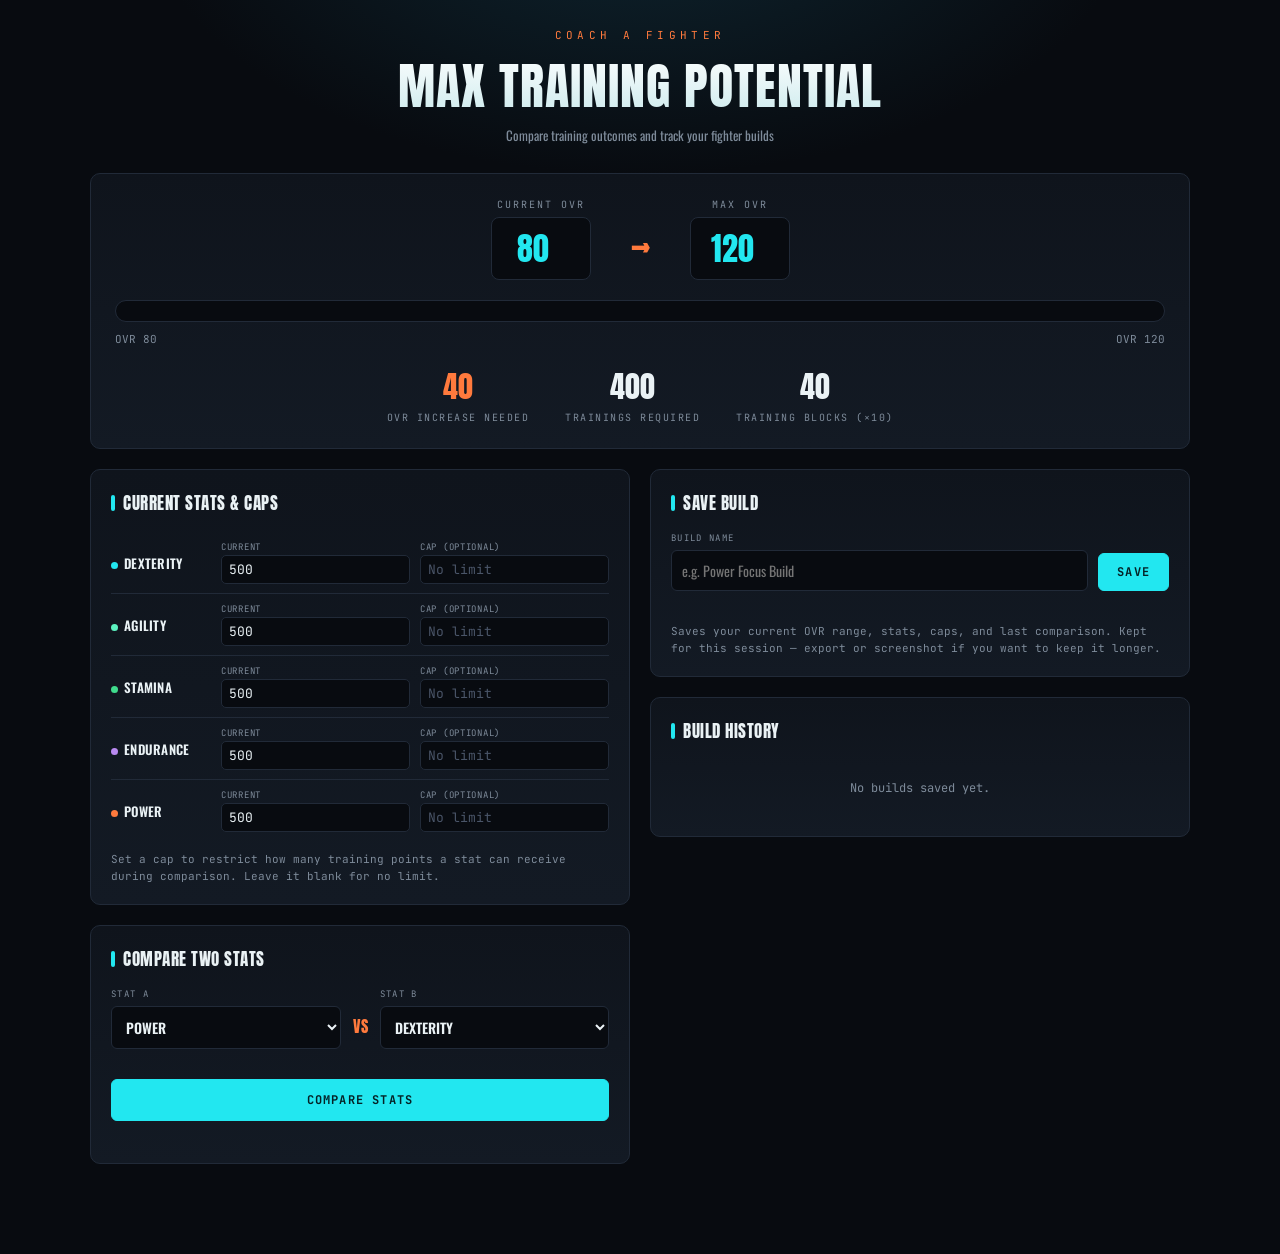
<file: fighter-training-potential (1).html>
<!DOCTYPE html>
<html lang="en">
<head>
<meta charset="UTF-8">
<title>Max Training Potential — Fighter Calculator</title>
<meta name="viewport" content="width=device-width, initial-scale=1.0">
<link rel="preconnect" href="https://fonts.googleapis.com">
<link href="https://fonts.googleapis.com/css2?family=Anton&family=Oswald:wght@400;500;600;700&family=JetBrains+Mono:wght@400;500;600;700&display=swap" rel="stylesheet">
<style>
  :root{
    --bg:#080B10;
    --panel:#0F141C;
    --panel-2:#131A24;
    --line:#212A38;
    --cyan:#22E7F0;
    --cyan-dim:#0F6B72;
    --orange:#FF7A3D;
    --orange-dim:#8A431E;
    --text:#EAF2F5;
    --muted:#7E8B9A;
    --good:#3FDB8C;
    --bad:#FF5C6C;
  }
  *{box-sizing:border-box;}
  body{
    margin:0;
    background:
      radial-gradient(ellipse 900px 500px at 50% -8%, #0E2530 0%, var(--bg) 55%);
    color:var(--text);
    font-family:'Oswald', sans-serif;
    min-height:100vh;
    padding:28px 14px 70px;
  }
  .wrap{max-width:1100px; margin:0 auto;}

  .masthead{text-align:center; margin-bottom:28px;}
  .eyebrow{
    font-family:'JetBrains Mono', monospace;
    font-size:11px;
    letter-spacing:0.4em;
    text-transform:uppercase;
    color:var(--orange);
  }
  h1{
    font-family:'Anton', sans-serif;
    font-weight:400;
    font-size:clamp(30px,5vw,50px);
    letter-spacing:0.02em;
    margin:6px 0 2px;
    text-transform:uppercase;
    background:linear-gradient(180deg,#FFFFFF 0%, #C9E9EC 100%);
    -webkit-background-clip:text;
    background-clip:text;
    -webkit-text-fill-color:transparent;
  }
  .sub{color:var(--muted); font-size:13px;}

  /* ===== PROGRESS HERO ===== */
  .hero-panel{
    background:linear-gradient(180deg,var(--panel) 0%, var(--panel-2) 100%);
    border:1px solid var(--line);
    border-radius:10px;
    padding:24px;
    margin-bottom:20px;
  }
  .ovr-inputs-row{
    display:flex;
    justify-content:center;
    gap:40px;
    flex-wrap:wrap;
    margin-bottom:20px;
  }
  .ovr-input-block{text-align:center;}
  .ovr-input-block label{
    display:block;
    font-family:'JetBrains Mono', monospace;
    font-size:10px;
    letter-spacing:0.2em;
    text-transform:uppercase;
    color:var(--muted);
    margin-bottom:6px;
  }
  .ovr-input-block input{
    width:100px;
    background:var(--bg);
    border:1px solid var(--line);
    color:var(--cyan);
    font-family:'Anton', sans-serif;
    font-size:32px;
    text-align:center;
    padding:6px 4px;
    border-radius:8px;
  }
  .ovr-input-block input:focus{outline:1px solid var(--cyan); border-color:var(--cyan);}
  .arrow-sep{
    align-self:center;
    font-family:'Anton', sans-serif;
    font-size:28px;
    color:var(--orange);
    margin-top:14px;
  }

  .xp-track{
    height:22px;
    background:var(--bg);
    border-radius:11px;
    border:1px solid var(--line);
    overflow:hidden;
    position:relative;
    margin-bottom:10px;
  }
  .xp-fill{
    height:100%;
    background:linear-gradient(90deg, var(--cyan-dim) 0%, var(--cyan) 100%);
    border-radius:11px 0 0 11px;
    transition:width 0.2s ease;
    position:relative;
  }
  .xp-fill::after{
    content:'';
    position:absolute; inset:0;
    background:repeating-linear-gradient(45deg, rgba(255,255,255,0.08) 0 8px, transparent 8px 16px);
  }
  .xp-labels{
    display:flex; justify-content:space-between;
    font-family:'JetBrains Mono', monospace;
    font-size:11px;
    color:var(--muted);
    margin-bottom:18px;
  }

  .hero-stats-row{
    display:flex;
    justify-content:center;
    gap:36px;
    flex-wrap:wrap;
  }
  .hero-stat{text-align:center;}
  .hero-stat .val{font-family:'Anton', sans-serif; font-size:30px; color:var(--text);}
  .hero-stat .val.accent{color:var(--orange);}
  .hero-stat .lbl{font-family:'JetBrains Mono', monospace; font-size:10px; letter-spacing:0.15em; text-transform:uppercase; color:var(--muted); margin-top:2px;}

  /* ===== LAYOUT ===== */
  .grid{display:grid; grid-template-columns:1fr 1fr; gap:20px; align-items:start;}
  @media (max-width:860px){.grid{grid-template-columns:1fr;}}

  .panel{
    background:linear-gradient(180deg,var(--panel) 0%, var(--panel-2) 100%);
    border:1px solid var(--line);
    border-radius:10px;
    padding:20px;
    margin-bottom:20px;
  }
  .panel h2{
    font-family:'Anton', sans-serif;
    font-weight:400;
    font-size:17px;
    text-transform:uppercase;
    letter-spacing:0.03em;
    margin:0 0 16px;
    display:flex;
    align-items:center;
    gap:8px;
  }
  .panel h2 .bar{width:4px; height:16px; background:var(--cyan); display:inline-block; border-radius:2px;}
  .panel-note{
    font-family:'JetBrains Mono', monospace;
    font-size:11px;
    color:var(--muted);
    margin-top:10px;
    line-height:1.5;
  }

  /* ===== STAT ROWS (current + cap) ===== */
  .stat-row{
    display:grid;
    grid-template-columns:100px 1fr 1fr;
    align-items:center;
    gap:10px;
    padding:9px 0;
    border-bottom:1px solid var(--line);
  }
  .stat-row:last-child{border-bottom:none;}
  .stat-row .stat-name{
    font-family:'Oswald', sans-serif;
    font-weight:600;
    font-size:13px;
    text-transform:uppercase;
    letter-spacing:0.02em;
  }
  .stat-row .stat-name .dot{display:inline-block; width:7px; height:7px; border-radius:50%; margin-right:6px;}
  .field-mini{display:flex; flex-direction:column; gap:2px;}
  .field-mini .fl{font-family:'JetBrains Mono', monospace; font-size:9px; color:var(--muted); text-transform:uppercase; letter-spacing:0.08em;}
  .field-mini input{
    background:var(--bg);
    border:1px solid var(--line);
    color:var(--text);
    font-family:'JetBrains Mono', monospace;
    font-size:13px;
    padding:5px 7px;
    border-radius:5px;
    width:100%;
  }
  .field-mini input:focus{outline:1px solid var(--cyan); border-color:var(--cyan);}
  .field-mini input::placeholder{color:#4A5568;}

  /* ===== COMPARE ===== */
  .compare-select-row{
    display:flex;
    align-items:center;
    gap:12px;
    margin-bottom:16px;
    flex-wrap:wrap;
  }
  .compare-select-block{flex:1 1 120px;}
  .compare-select-block label{
    display:block;
    font-family:'JetBrains Mono', monospace;
    font-size:9px;
    letter-spacing:0.15em;
    text-transform:uppercase;
    color:var(--muted);
    margin-bottom:6px;
  }
  select{
    width:100%;
    background:var(--bg);
    border:1px solid var(--line);
    color:var(--text);
    font-family:'Oswald', sans-serif;
    font-weight:600;
    font-size:14px;
    text-transform:uppercase;
    padding:9px 10px;
    border-radius:6px;
    cursor:pointer;
  }
  select:focus{outline:1px solid var(--cyan); border-color:var(--cyan);}
  .vs-tag{
    font-family:'Anton', sans-serif;
    font-size:16px;
    color:var(--orange);
    padding-top:14px;
  }

  .compare-grid{
    display:grid;
    grid-template-columns:1fr 1fr;
    gap:12px;
    margin-top:16px;
  }
  .compare-card{
    background:var(--bg);
    border:1px solid var(--line);
    border-radius:8px;
    padding:16px 12px;
    text-align:center;
    position:relative;
  }
  .compare-card.winner{border-color:var(--orange); box-shadow:0 0 0 1px var(--orange) inset;}
  .compare-card .win-badge{
    position:absolute; top:-9px; left:50%; transform:translateX(-50%);
    background:var(--orange); color:#2B1204;
    font-family:'JetBrains Mono', monospace;
    font-size:9px; font-weight:700; letter-spacing:0.1em; text-transform:uppercase;
    padding:2px 8px; border-radius:10px;
  }
  .compare-card .cname{
    font-family:'Oswald', sans-serif;
    font-weight:700; font-size:13px; text-transform:uppercase;
    color:var(--muted);
    margin-bottom:10px;
  }
  .compare-card .cfinal{
    font-family:'Anton', sans-serif;
    font-size:34px;
    color:var(--cyan);
    line-height:1;
  }
  .compare-card.winner .cfinal{color:var(--orange);}
  .compare-card .cgain{
    font-family:'JetBrains Mono', monospace;
    font-size:12px;
    color:var(--good);
    margin-top:6px;
  }
  .compare-card .ccur{
    font-family:'JetBrains Mono', monospace;
    font-size:10px;
    color:var(--muted);
    margin-top:4px;
  }
  .compare-diff{
    text-align:center;
    font-family:'JetBrains Mono', monospace;
    font-size:12px;
    color:var(--muted);
    margin-top:12px;
  }
  .compare-diff b{color:var(--orange);}

  .btn{
    width:100%;
    padding:12px 14px;
    border-radius:6px;
    font-family:'JetBrains Mono', monospace;
    font-size:12px;
    letter-spacing:0.1em;
    text-transform:uppercase;
    cursor:pointer;
    border:1px solid var(--cyan);
    background:var(--cyan);
    color:#052226;
    font-weight:700;
    transition:all 0.15s ease;
    margin-top:14px;
  }
  .btn:hover{background:#5CF2FA;}
  .btn.ghost{
    background:transparent;
    color:var(--cyan);
  }
  .btn.ghost:hover{background:rgba(34,231,240,0.08);}

  .error-msg{
    font-family:'JetBrains Mono', monospace;
    font-size:11px;
    color:var(--bad);
    margin-top:8px;
    min-height:14px;
  }

  /* ===== SAVE BUILD ===== */
  .save-row{
    display:flex;
    gap:10px;
    align-items:flex-end;
  }
  .save-input-block{flex:1;}
  .save-input-block label{
    display:block;
    font-family:'JetBrains Mono', monospace;
    font-size:9px;
    letter-spacing:0.15em;
    text-transform:uppercase;
    color:var(--muted);
    margin-bottom:6px;
  }
  .save-input-block input{
    width:100%;
    background:var(--bg);
    border:1px solid var(--line);
    color:var(--text);
    font-family:'Oswald', sans-serif;
    font-size:14px;
    padding:9px 10px;
    border-radius:6px;
  }
  .save-input-block input:focus{outline:1px solid var(--cyan); border-color:var(--cyan);}
  .save-btn{
    flex:0 0 auto;
    width:auto;
    padding:10px 18px;
    margin-top:0;
  }

  /* ===== HISTORY ===== */
  .history-item{
    background:var(--bg);
    border:1px solid var(--line);
    border-radius:8px;
    padding:12px 14px;
    margin-bottom:10px;
  }
  .history-top{
    display:flex;
    justify-content:space-between;
    align-items:baseline;
    margin-bottom:6px;
  }
  .history-name{
    font-family:'Oswald', sans-serif;
    font-weight:700;
    font-size:14px;
    text-transform:uppercase;
  }
  .history-time{
    font-family:'JetBrains Mono', monospace;
    font-size:10px;
    color:var(--muted);
  }
  .history-detail{
    font-family:'JetBrains Mono', monospace;
    font-size:11px;
    color:var(--muted);
    line-height:1.6;
  }
  .history-detail b{color:var(--text);}
  .history-actions{
    display:flex; gap:8px; margin-top:10px;
  }
  .history-actions button{
    flex:1;
    padding:6px 8px;
    border-radius:5px;
    font-family:'JetBrains Mono', monospace;
    font-size:10px;
    letter-spacing:0.05em;
    text-transform:uppercase;
    cursor:pointer;
    border:1px solid var(--line);
    background:transparent;
    color:var(--text);
    transition:all 0.15s ease;
  }
  .history-actions .load-btn:hover{border-color:var(--cyan); color:var(--cyan);}
  .history-actions .del-btn:hover{border-color:var(--bad); color:var(--bad);}

  .placeholder-note{
    font-family:'JetBrains Mono', monospace;
    font-size:12px;
    color:var(--muted);
    text-align:center;
    padding:20px 10px;
  }
</style>
</head>
<body>
<div class="wrap">
  <div class="masthead">
    <div class="eyebrow">Coach a Fighter</div>
    <h1>Max Training Potential</h1>
    <div class="sub">Compare training outcomes and track your fighter builds</div>
  </div>

  <!-- HERO: OVR progress -->
  <div class="hero-panel">
    <div class="ovr-inputs-row">
      <div class="ovr-input-block">
        <label>Current OVR</label>
        <input type="number" id="currentOvrInput" min="1" max="200" value="80">
      </div>
      <div class="arrow-sep">→</div>
      <div class="ovr-input-block">
        <label>Max OVR</label>
        <input type="number" id="maxOvrInput" min="1" max="200" value="120">
      </div>
    </div>
    <div class="xp-track"><div class="xp-fill" id="xpFill" style="width:0%;"></div></div>
    <div class="xp-labels"><span id="xpLeftLabel">OVR 80</span><span id="xpRightLabel">OVR 120</span></div>
    <div class="hero-stats-row">
      <div class="hero-stat"><div class="val accent" id="ovrIncreaseVal">0</div><div class="lbl">OVR Increase Needed</div></div>
      <div class="hero-stat"><div class="val" id="trainingsNeededVal">0</div><div class="lbl">Trainings Required</div></div>
      <div class="hero-stat"><div class="val" id="blocksNeededVal">0</div><div class="lbl">Training Blocks (×10)</div></div>
    </div>
  </div>

  <div class="grid">
    <!-- LEFT: inputs + compare -->
    <div>
      <div class="panel">
        <h2><span class="bar"></span>Current Stats &amp; Caps</h2>
        <div id="statInputRows"></div>
        <div class="panel-note">Set a cap to restrict how many training points a stat can receive during comparison. Leave it blank for no limit.</div>
      </div>

      <div class="panel">
        <h2><span class="bar"></span>Compare Two Stats</h2>
        <div class="compare-select-row">
          <div class="compare-select-block">
            <label>Stat A</label>
            <select id="statASelect"></select>
          </div>
          <div class="vs-tag">VS</div>
          <div class="compare-select-block">
            <label>Stat B</label>
            <select id="statBSelect"></select>
          </div>
        </div>
        <button class="btn" id="compareBtn">Compare Stats</button>
        <div class="error-msg" id="compareError"></div>
        <div id="compareResults"></div>
      </div>
    </div>

    <!-- RIGHT: save + history -->
    <div>
      <div class="panel">
        <h2><span class="bar"></span>Save Build</h2>
        <div class="save-row">
          <div class="save-input-block">
            <label>Build Name</label>
            <input type="text" id="buildNameInput" placeholder="e.g. Power Focus Build">
          </div>
          <button class="btn save-btn" id="saveBuildBtn">Save</button>
        </div>
        <div class="error-msg" id="saveError"></div>
        <div class="panel-note">Saves your current OVR range, stats, caps, and last comparison. Kept for this session — export or screenshot if you want to keep it longer.</div>
      </div>

      <div class="panel">
        <h2><span class="bar"></span>Build History</h2>
        <div id="historyList"><div class="placeholder-note">No builds saved yet.</div></div>
      </div>
    </div>
  </div>
</div>

<script>
/* ================= CONFIG ================= */
const TRAININGS_PER_OVR = 10; // every 10 trainings = +1 OVR
const MAX_STAT = 3000;
/* ============================================ */

const STATS = [
  {key:'dexterity', name:'Dexterity', color:'#22E7F0'},
  {key:'agility',   name:'Agility',   color:'#5CF2C0'},
  {key:'stamina',   name:'Stamina',   color:'#3FDB8C'},
  {key:'endurance', name:'Endurance', color:'#B98AF0'},
  {key:'power',     name:'Power',     color:'#FF7A3D'},
];
const statByKey = key => STATS.find(s => s.key === key);

let currentStats = {dexterity:500, agility:500, stamina:500, endurance:500, power:500};
let caps = {dexterity:null, agility:null, stamina:null, endurance:null, power:null};
let statA = 'power';
let statB = 'dexterity';
let lastComparison = null;
let history = [];
let historyCounter = 0;

const el = id => document.getElementById(id);

function capFor(key){
  const room = MAX_STAT - currentStats[key];
  if (caps[key] === null || caps[key] === undefined) return Math.max(0, room);
  return Math.max(0, Math.min(caps[key], room));
}

/* ---------- stat inputs ---------- */
function buildStatInputRows(){
  const wrap = el('statInputRows');
  wrap.innerHTML = '';
  STATS.forEach(s => {
    const row = document.createElement('div');
    row.className = 'stat-row';
    row.innerHTML = `
      <div class="stat-name"><span class="dot" style="background:${s.color}"></span>${s.name}</div>
      <div class="field-mini">
        <span class="fl">Current</span>
        <input type="number" id="cur-${s.key}" min="0" max="${MAX_STAT}" value="${currentStats[s.key]}">
      </div>
      <div class="field-mini">
        <span class="fl">Cap (optional)</span>
        <input type="number" id="cap-${s.key}" min="0" max="${MAX_STAT}" placeholder="No limit" value="${caps[s.key] === null ? '' : caps[s.key]}">
      </div>
    `;
    wrap.appendChild(row);
    row.querySelector(`#cur-${s.key}`).addEventListener('input', e => {
      currentStats[s.key] = Math.max(0, Math.min(MAX_STAT, parseInt(e.target.value,10) || 0));
    });
    row.querySelector(`#cap-${s.key}`).addEventListener('input', e => {
      const v = e.target.value;
      caps[s.key] = v === '' ? null : Math.max(0, parseInt(v,10) || 0);
    });
  });
}

/* ---------- hero / OVR progress ---------- */
function requiredOvrIncrease(){
  const cur = parseInt(el('currentOvrInput').value,10) || 0;
  const max = parseInt(el('maxOvrInput').value,10) || 0;
  return Math.max(0, max - cur);
}
function totalTrainingsNeeded(){ return requiredOvrIncrease() * TRAININGS_PER_OVR; }

function updateHero(){
  const cur = parseInt(el('currentOvrInput').value,10) || 0;
  const max = parseInt(el('maxOvrInput').value,10) || 0;
  const inc = requiredOvrIncrease();
  const trainings = totalTrainingsNeeded();

  el('ovrIncreaseVal').textContent = inc;
  el('trainingsNeededVal').textContent = trainings;
  el('blocksNeededVal').textContent = inc;
  el('xpLeftLabel').textContent = `OVR ${cur}`;
  el('xpRightLabel').textContent = `OVR ${max}`;

  const span = max - cur;
  el('xpFill').style.width = (span > 0 ? 0 : 100) + '%';
}
el('currentOvrInput').addEventListener('input', updateHero);
el('maxOvrInput').addEventListener('input', updateHero);

/* ---------- compare selectors ---------- */
function populateSelectors(){
  const selA = el('statASelect');
  const selB = el('statBSelect');
  selA.innerHTML = STATS.map(s => `<option value="${s.key}" ${s.key===statA?'selected':''}>${s.name}</option>`).join('');
  selB.innerHTML = STATS.map(s => `<option value="${s.key}" ${s.key===statB?'selected':''}>${s.name}</option>`).join('');
  selA.addEventListener('change', e => { statA = e.target.value; });
  selB.addEventListener('change', e => { statB = e.target.value; });
}

/* ---------- compare logic ---------- */
el('compareBtn').addEventListener('click', () => runComparison(true));

function runComparison(showErrors){
  const errEl = el('compareError');
  errEl.textContent = '';
  if (statA === statB){
    if (showErrors) errEl.textContent = 'Pick two different stats to compare.';
    return;
  }
  const total = totalTrainingsNeeded();
  if (total <= 0){
    if (showErrors) errEl.textContent = 'Max OVR must be greater than Current OVR.';
    return;
  }

  const a = statByKey(statA), b = statByKey(statB);
  const capA = capFor(statA), capB = capFor(statB);
  const gainA = Math.min(total, capA);
  const gainB = Math.min(total, capB);
  const finalA = currentStats[statA] + gainA;
  const finalB = currentStats[statB] + gainB;

  lastComparison = {statA, statB, total, gainA, gainB, finalA, finalB, cappedA: gainA<total, cappedB: gainB<total};
  renderComparison();
}

function renderComparison(){
  const wrap = el('compareResults');
  if (!lastComparison){ wrap.innerHTML=''; return; }
  const {statA:aKey, statB:bKey, gainA, gainB, finalA, finalB, cappedA, cappedB} = lastComparison;
  const a = statByKey(aKey), b = statByKey(bKey);
  const aWins = finalA > finalB;
  const bWins = finalB > finalA;
  const diff = Math.abs(finalA - finalB);

  wrap.innerHTML = `
    <div class="compare-grid">
      <div class="compare-card ${aWins?'winner':''}">
        ${aWins?'<div class="win-badge">Higher</div>':''}
        <div class="cname">${a.name}</div>
        <div class="cfinal">${finalA}</div>
        <div class="cgain">+${gainA}${cappedA?' (cap reached)':''}</div>
        <div class="ccur">from ${currentStats[aKey]}</div>
      </div>
      <div class="compare-card ${bWins?'winner':''}">
        ${bWins?'<div class="win-badge">Higher</div>':''}
        <div class="cname">${b.name}</div>
        <div class="cfinal">${finalB}</div>
        <div class="cgain">+${gainB}${cappedB?' (cap reached)':''}</div>
        <div class="ccur">from ${currentStats[bKey]}</div>
      </div>
    </div>
    <div class="compare-diff">${diff===0 ? 'Both stats land at the same final value.' : `<b>${(aWins?a.name:b.name)}</b> ends ${diff} points higher if trained exclusively.`}</div>
  `;
}

/* ---------- save build ---------- */
el('saveBuildBtn').addEventListener('click', () => {
  const errEl = el('saveError');
  errEl.textContent = '';
  const nameInput = el('buildNameInput');
  historyCounter++;
  const label = nameInput.value.trim() || `Build #${historyCounter}`;

  const build = {
    id: Date.now() + '-' + historyCounter,
    label,
    time: new Date().toLocaleString([], {month:'short', day:'numeric', hour:'2-digit', minute:'2-digit'}),
    currentOvr: parseInt(el('currentOvrInput').value,10) || 0,
    maxOvr: parseInt(el('maxOvrInput').value,10) || 0,
    stats: {...currentStats},
    caps: {...caps},
    comparison: lastComparison ? {...lastComparison} : null,
  };
  history.unshift(build);
  if (history.length > 25) history.pop();
  nameInput.value = '';
  renderHistory();
});

function renderHistory(){
  const wrap = el('historyList');
  if (history.length === 0){
    wrap.innerHTML = '<div class="placeholder-note">No builds saved yet.</div>';
    return;
  }
  wrap.innerHTML = '';
  history.forEach(build => {
    const item = document.createElement('div');
    item.className = 'history-item';
    let compareLine = 'No comparison run for this build.';
    if (build.comparison){
      const a = statByKey(build.comparison.statA), b = statByKey(build.comparison.statB);
      compareLine = `<b>${a.name}</b> ${build.comparison.finalA} vs <b>${b.name}</b> ${build.comparison.finalB}`;
    }
    item.innerHTML = `
      <div class="history-top">
        <span class="history-name">${build.label}</span>
        <span class="history-time">${build.time}</span>
      </div>
      <div class="history-detail">OVR ${build.currentOvr} → ${build.maxOvr}<br>${compareLine}</div>
      <div class="history-actions">
        <button class="load-btn" data-id="${build.id}">Load</button>
        <button class="del-btn" data-id="${build.id}">Delete</button>
      </div>
    `;
    item.querySelector('.load-btn').addEventListener('click', () => loadBuild(build.id));
    item.querySelector('.del-btn').addEventListener('click', () => deleteBuild(build.id));
    wrap.appendChild(item);
  });
}

function loadBuild(id){
  const build = history.find(b => b.id === id);
  if (!build) return;
  el('currentOvrInput').value = build.currentOvr;
  el('maxOvrInput').value = build.maxOvr;
  currentStats = {...build.stats};
  caps = {...build.caps};
  buildStatInputRows();
  updateHero();
  if (build.comparison){
    statA = build.comparison.statA;
    statB = build.comparison.statB;
    populateSelectors();
    lastComparison = {...build.comparison};
    renderComparison();
  } else {
    lastComparison = null;
    el('compareResults').innerHTML = '';
  }
}

function deleteBuild(id){
  history = history.filter(b => b.id !== id);
  renderHistory();
}

/* ---------- init ---------- */
buildStatInputRows();
populateSelectors();
updateHero();
</script>
</body>
</html>
</file>
